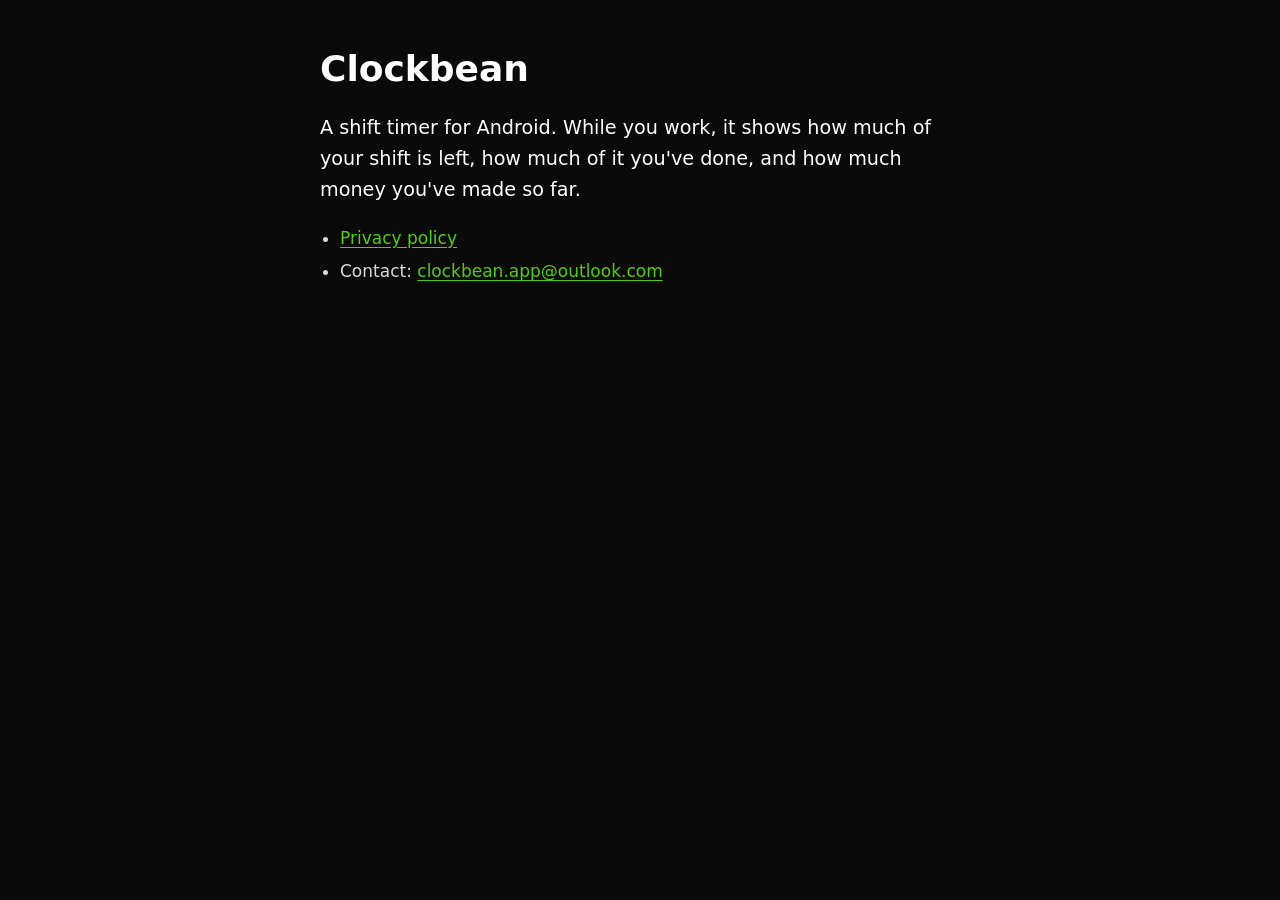
<file: index.html>
<!DOCTYPE html>
<html lang="en">
<head>
<meta charset="utf-8">
<meta name="viewport" content="width=device-width, initial-scale=1">
<title>Clockbean</title>
<link rel="stylesheet" href="style.css">
</head>
<body>
<main>
<h1>Clockbean</h1>
<p class="lead">A shift timer for Android. While you work, it shows how much of your shift is left, how much of it you've done, and how much money you've made so far.</p>
<ul>
  <li><a href="privacy/">Privacy policy</a></li>
  <li>Contact: <a href="mailto:clockbean.app@outlook.com">clockbean.app@outlook.com</a></li>
</ul>
</main>
</body>
</html>
</file>
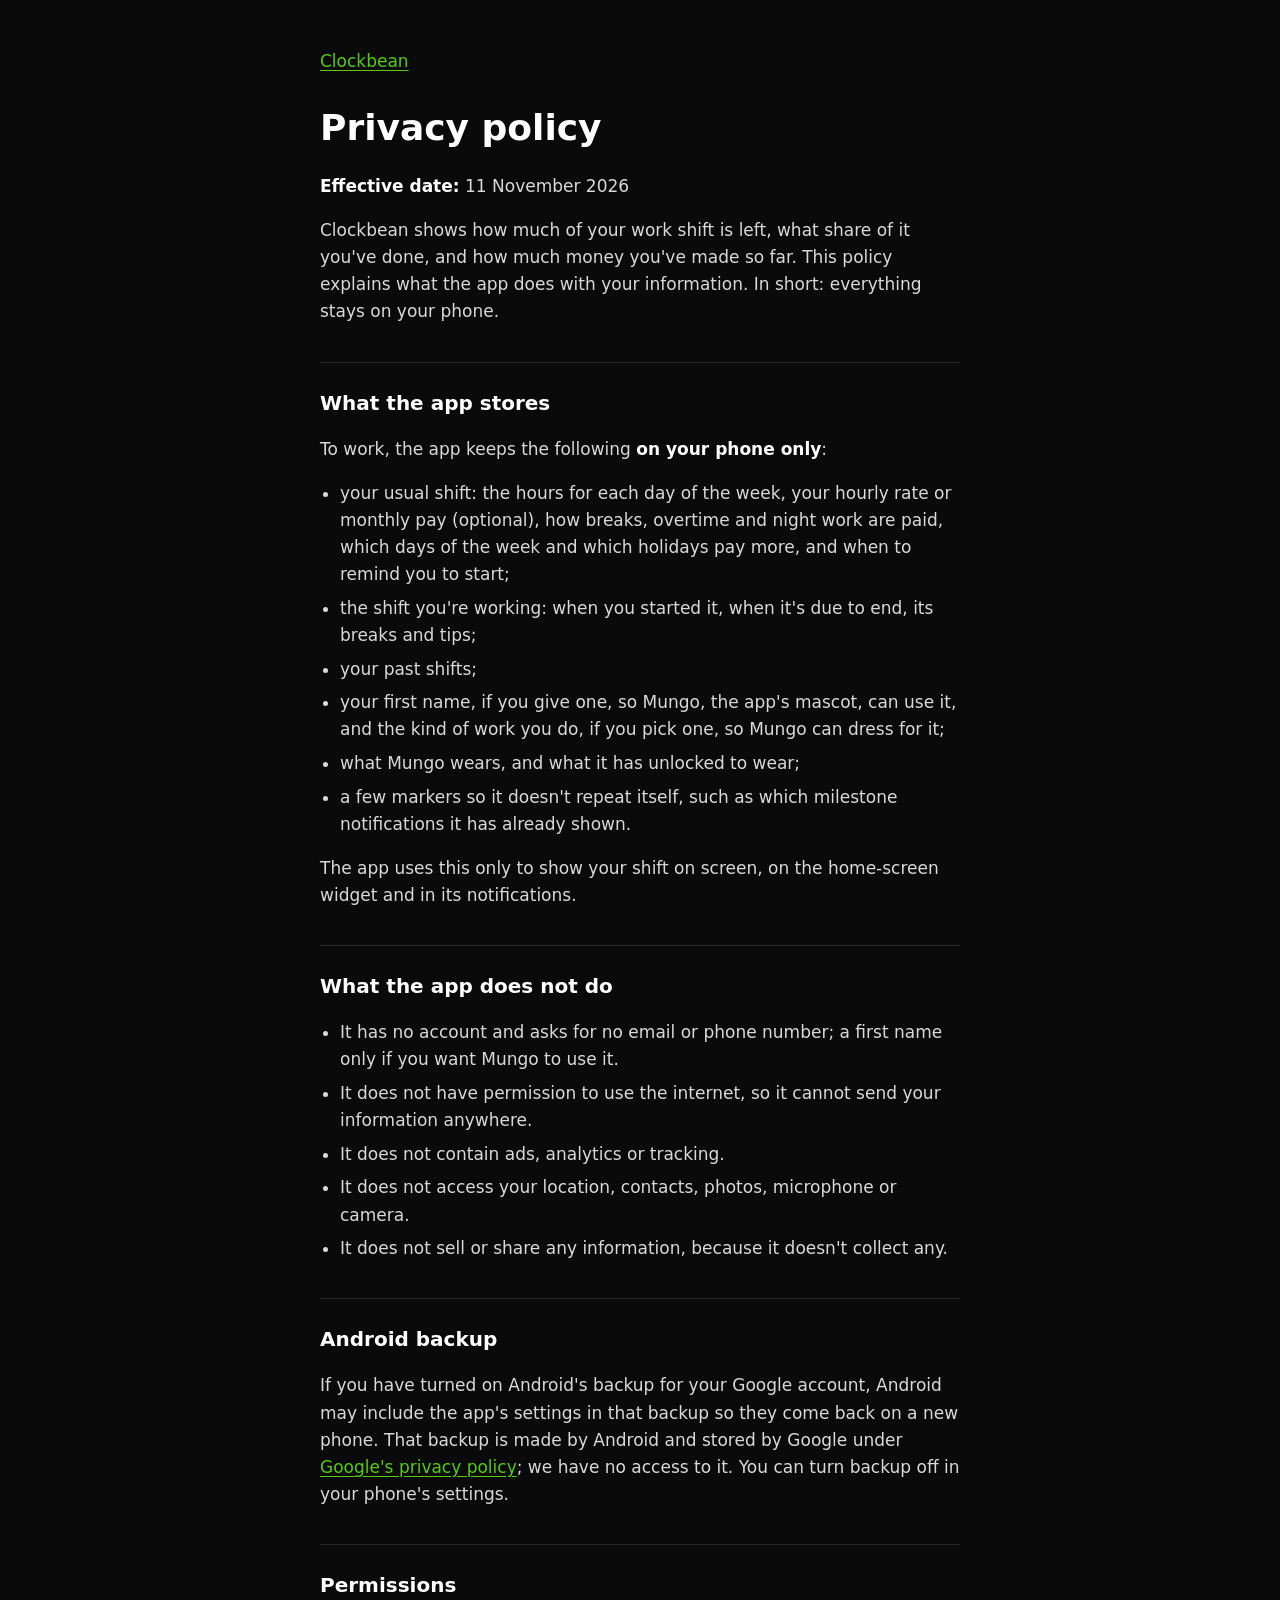
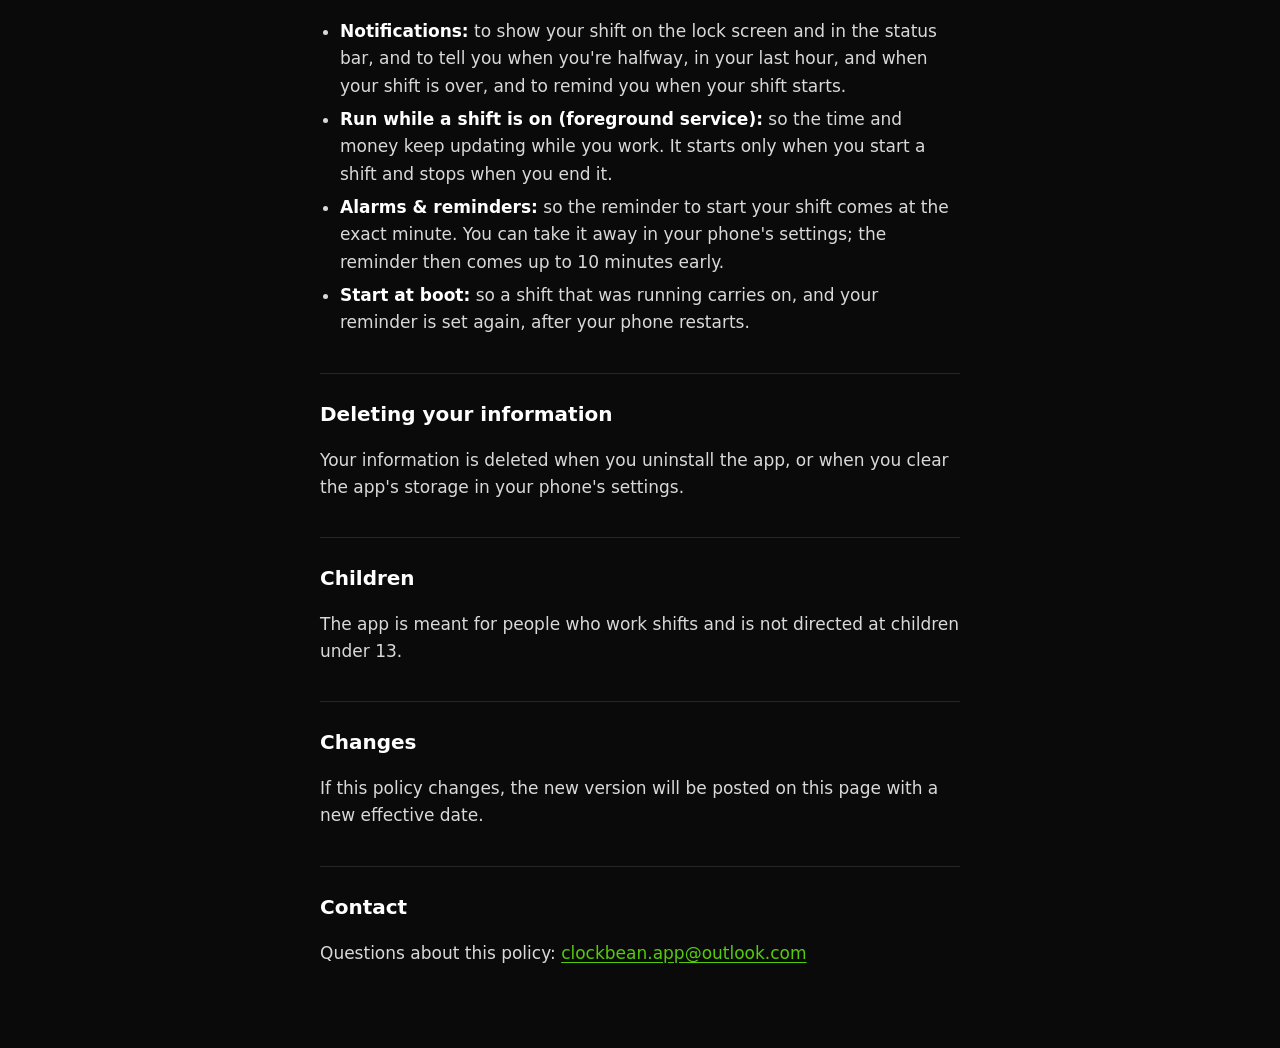
<file: privacy/index.html>
<!DOCTYPE html>
<html lang="en">
<head>
<meta charset="utf-8">
<meta name="viewport" content="width=device-width, initial-scale=1">
<title>Clockbean privacy policy</title>
<link rel="stylesheet" href="../style.css">
</head>
<body>
<main>
<p class="back"><a href="../">Clockbean</a></p>
<h1>Privacy policy</h1>
<p><strong>Effective date:</strong> 11 November 2026</p>
<p>Clockbean shows how much of your work shift is left, what share of it you've done, and how much money you've made so far. This policy explains what the app does with your information. In short: everything stays on your phone.</p>
<h2>What the app stores</h2>
<p>To work, the app keeps the following <strong>on your phone only</strong>:</p>
<ul>
  <li>your usual shift: the hours for each day of the week, your hourly rate or monthly pay (optional), how breaks, overtime and night work are paid, which days of the week and which holidays pay more, and when to remind you to start;</li>
  <li>the shift you're working: when you started it, when it's due to end, its breaks and tips;</li>
  <li>your past shifts;</li>
  <li>your first name, if you give one, so Mungo, the app's mascot, can use it, and the kind of work you do, if you pick one, so Mungo can dress for it;</li>
  <li>what Mungo wears, and what it has unlocked to wear;</li>
  <li>a few markers so it doesn't repeat itself, such as which milestone notifications it has already shown.</li>
</ul>
<p>The app uses this only to show your shift on screen, on the home-screen widget and in its notifications.</p>
<h2>What the app does not do</h2>
<ul>
  <li>It has no account and asks for no email or phone number; a first name only if you want Mungo to use it.</li>
  <li>It does not have permission to use the internet, so it cannot send your information anywhere.</li>
  <li>It does not contain ads, analytics or tracking.</li>
  <li>It does not access your location, contacts, photos, microphone or camera.</li>
  <li>It does not sell or share any information, because it doesn't collect any.</li>
</ul>
<h2>Android backup</h2>
<p>If you have turned on Android's backup for your Google account, Android may include the app's settings in that backup so they come back on a new phone. That backup is made by Android and stored by Google under <a href="https://policies.google.com/privacy">Google's privacy policy</a>; we have no access to it. You can turn backup off in your phone's settings.</p>
<h2>Permissions</h2>
<ul>
  <li><strong>Notifications:</strong> to show your shift on the lock screen and in the status bar, and to tell you when you're halfway, in your last hour, and when your shift is over, and to remind you when your shift starts.</li>
  <li><strong>Run while a shift is on (foreground service):</strong> so the time and money keep updating while you work. It starts only when you start a shift and stops when you end it.</li>
  <li><strong>Alarms &amp; reminders:</strong> so the reminder to start your shift comes at the exact minute. You can take it away in your phone's settings; the reminder then comes up to 10 minutes early.</li>
  <li><strong>Start at boot:</strong> so a shift that was running carries on, and your reminder is set again, after your phone restarts.</li>
</ul>
<h2>Deleting your information</h2>
<p>Your information is deleted when you uninstall the app, or when you clear the app's storage in your phone's settings.</p>
<h2>Children</h2>
<p>The app is meant for people who work shifts and is not directed at children under 13.</p>
<h2>Changes</h2>
<p>If this policy changes, the new version will be posted on this page with a new effective date.</p>
<h2>Contact</h2>
<p>Questions about this policy: <a href="mailto:clockbean.app@outlook.com">clockbean.app@outlook.com</a></p>
</main>
</body>
</html>
</file>
<file: style.css>
:root { color-scheme: dark; --bg: #0A0A0A; --text: #FFFFFF; --muted: #8C8C8C; --line: #262626; --green: #54CC0C; }
* { box-sizing: border-box; }
body { margin: 0; background: var(--bg); color: var(--text);
  font: 17px/1.6 system-ui, -apple-system, "Segoe UI", Roboto, sans-serif; }
main { max-width: 42rem; margin: 0 auto; padding: 3rem 1rem 4rem; }
h1 { font-size: 2.25rem; line-height: 1.15; margin: 0 0 1.5rem; }
h2 { font-size: 1.25rem; margin: 2.25rem 0 .5rem; padding-top: 1.5rem; border-top: 1px solid var(--line); }
p, li { color: #D9D9D9; }
ul { padding-left: 1.25rem; }
li { margin: .4rem 0; }
strong { color: var(--text); }
a { color: var(--green); text-underline-offset: .2em; }
a:focus-visible { outline: 2px solid var(--green); outline-offset: 3px; border-radius: 2px; }
.back { margin: 0 0 2rem; }
.lead { font-size: 1.2rem; color: var(--text); }
.muted { color: var(--muted); }
</file>
